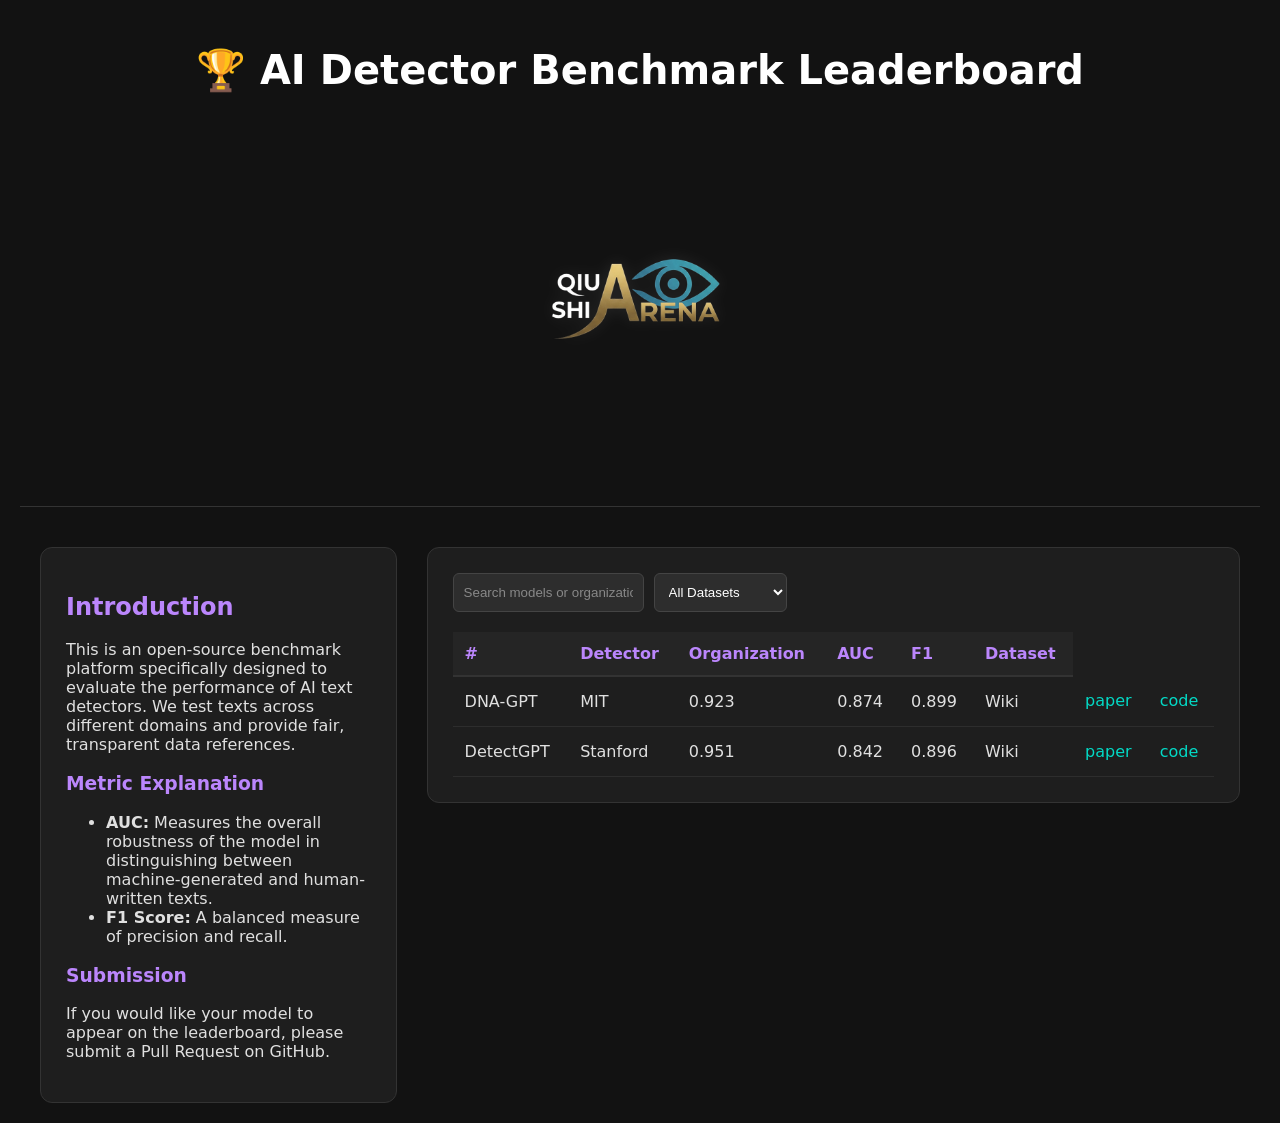
<file: site/index.html>
<!DOCTYPE html>
<html>
<head>
    <meta charset="utf-8">
    <title>AI Detector Benchmark</title>
    <link rel="stylesheet" href="style.css">
</head>
<body>

    <header class="page-header">
        <h1>🏆 AI Detector Benchmark Leaderboard</h1>
        <img src="photo/logo.png" alt="Project Logo" class="centered-logo">
    </header>

    <div class="main-container">
        <aside class="left-panel">
            <h2>Introduction</h2>
            <p>This is an open-source benchmark platform specifically designed to evaluate the performance of AI text detectors. We test texts across different domains and provide fair, transparent data references.</p>

            <h3>Metric Explanation</h3>
            <ul>
                <li><strong>AUC:</strong> Measures the overall robustness of the model in distinguishing between machine-generated and human-written texts.</li>
                <li><strong>F1 Score:</strong> A balanced measure of precision and recall.</li>
            </ul>

            <h3>Submission</h3>
            <p>If you would like your model to appear on the leaderboard, please submit a Pull Request on GitHub.</p>
        </aside>

        <section class="right-panel">
            <div class="controls">
                <input type="text" id="search" placeholder="Search models or organizations..." oninput="filterData()">
                <select id="datasetFilter" onchange="filterData()">
                    <option value="all">All Datasets</option>
                    <option value="Arxiv">Arxiv</option>
                    <option value="Xsum">Xsum</option>
                    <option value="Yelp">Yelp</option>
                    <option value="WritingPrompts">WritingPrompts</option>
                </select>
            </div>

            <table id="leaderboard">
                <thead>
                    <tr>
                        <th>#</th>
                        <th onclick="sortTable('detector')">Detector</th>
                        <th onclick="sortTable('organization')">Organization</th>
                        <th onclick="sortTable('AUC')">AUC</th>
                        <th onclick="sortTable('F1')">F1</th>
                        <th>Dataset</th>
                    </tr>
                </thead>
                <tbody></tbody>
            </table>
        </section>
    </div>

    <script src="script.js"></script>
</body>
</html>
</file>
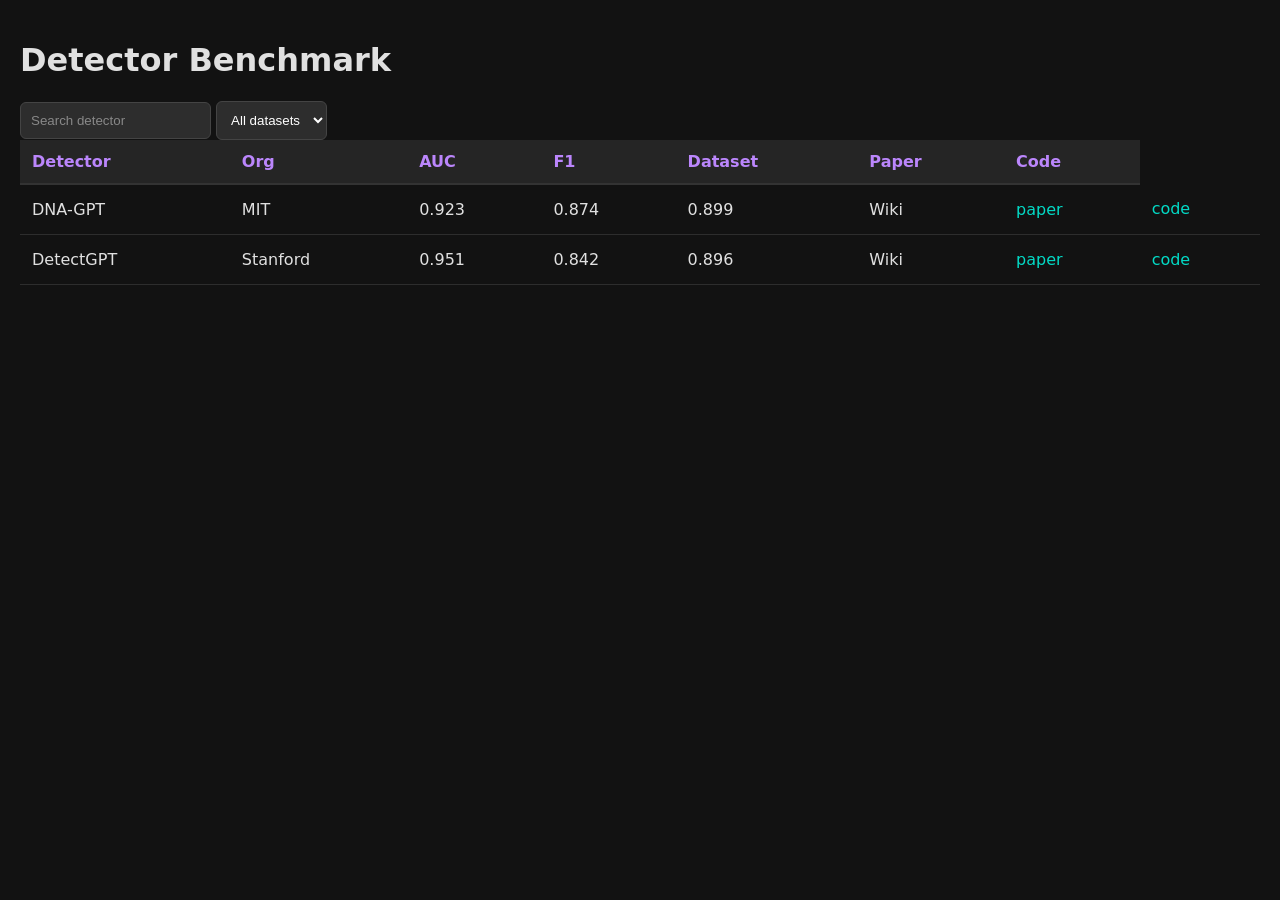
<file: site/leaderboard.html>
<!DOCTYPE html>
<html>

<head>
<meta charset="utf-8">
<title>Detector Benchmark Leaderboard</title>
<link rel="stylesheet" href="style.css">
</head>

<body>

<h1>Detector Benchmark</h1>

<input id="search" placeholder="Search detector">

<select id="datasetFilter">
<option value="all">All datasets</option>
<option value="Wiki">Wiki</option>
<option value="Arxiv">Arxiv</option>
</select>

<table id="leaderboard">

<thead>
<tr>

<th onclick="sortTable('detector')">Detector</th>
<th onclick="sortTable('organization')">Org</th>
<th onclick="sortTable('AUC')">AUC</th>
<th onclick="sortTable('F1')">F1</th>

<th>Dataset</th>
<th>Paper</th>
<th>Code</th>

</tr>
</thead>

<tbody></tbody>

</table>

<script src="script.js"></script>

</body>
</html>
</file>
<file: site/style.css>
/* 基础背景与文字颜色 */
body {
    font-family: 'Inter', system-ui, -apple-system, sans-serif;
    background: #121212; /* 深色背景 */
    color: #e0e0e0;      /* 浅灰色文字，比纯白更护眼 */
    margin: 0;
    padding: 20px;
}

/* 头部样式 */
.page-header {
    text-align: center;
    margin-bottom: 40px;
    border-bottom: 1px solid #333;
    padding-bottom: 20px;
}

.page-header h1 {
    color: #ffffff;
    font-size: 2.5rem;
}

.centered-logo {
    width: 350px;
    height: 350px;
    object-fit: contain;
    display: block;
    margin: 15px auto;
    filter: drop-shadow(0 0 8px rgba(255,255,255,0.1)); /* 给logo加点微光 */
}

/* 主体双栏布局 */
.main-container {
    display: flex;
    gap: 30px;
    max-width: 1200px;
    margin: 0 auto;
    align-items: flex-start;
}

/* 左侧介绍板 - 深色卡片化 */
.left-panel {
    flex: 1;
    background: #1e1e1e; /* 比背景稍浅的黑色 */
    padding: 25px;
    border-radius: 12px;
    border: 1px solid #333;
    position: sticky;
    top: 20px;
}

.left-panel h2, .left-panel h3 {
    color: #bb86fc; /* 使用紫色作为强调色，典型的深色UI风格 */
}

/* 右侧排行榜板 */
.right-panel {
    flex: 2.5;
    background: #1e1e1e;
    padding: 25px;
    border-radius: 12px;
    border: 1px solid #333;
}

/* 控件样式 - 深色适配 */
.controls {
    display: flex;
    gap: 10px;
    margin-bottom: 20px;
}

#search, #datasetFilter {
    background: #2d2d2d;
    color: white;
    border: 1px solid #444;
    padding: 10px;
    border-radius: 6px;
}

#search::placeholder {
    color: #888;
}

/* 表格深色美化 */
table {
    width: 100%;
    border-collapse: collapse;
    background: transparent;
}

th {
    background: #252525;
    color: #bb86fc;
    font-weight: 600;
    padding: 12px;
    border-bottom: 2px solid #333;
    text-align: left;
    cursor: pointer;
}

td {
    padding: 15px 12px;
    border-bottom: 1px solid #2d2d2d;
}

tr:hover {
    background: #2a2a2a; /* 悬停颜色稍微加亮 */
}

/* 链接颜色优化 */
a {
    color: #03dac6; /* 青绿色链接在深色背景下非常清晰 */
    text-decoration: none;
}

a:hover {
    text-decoration: underline;
}

/* 响应式适配：手机端自动改为单栏 */
@media (max-width: 768px) {
    .main-container {
        flex-direction: column;
    }
    .left-panel {
        position: static;
        width: 100%;
    }
}
</file>
